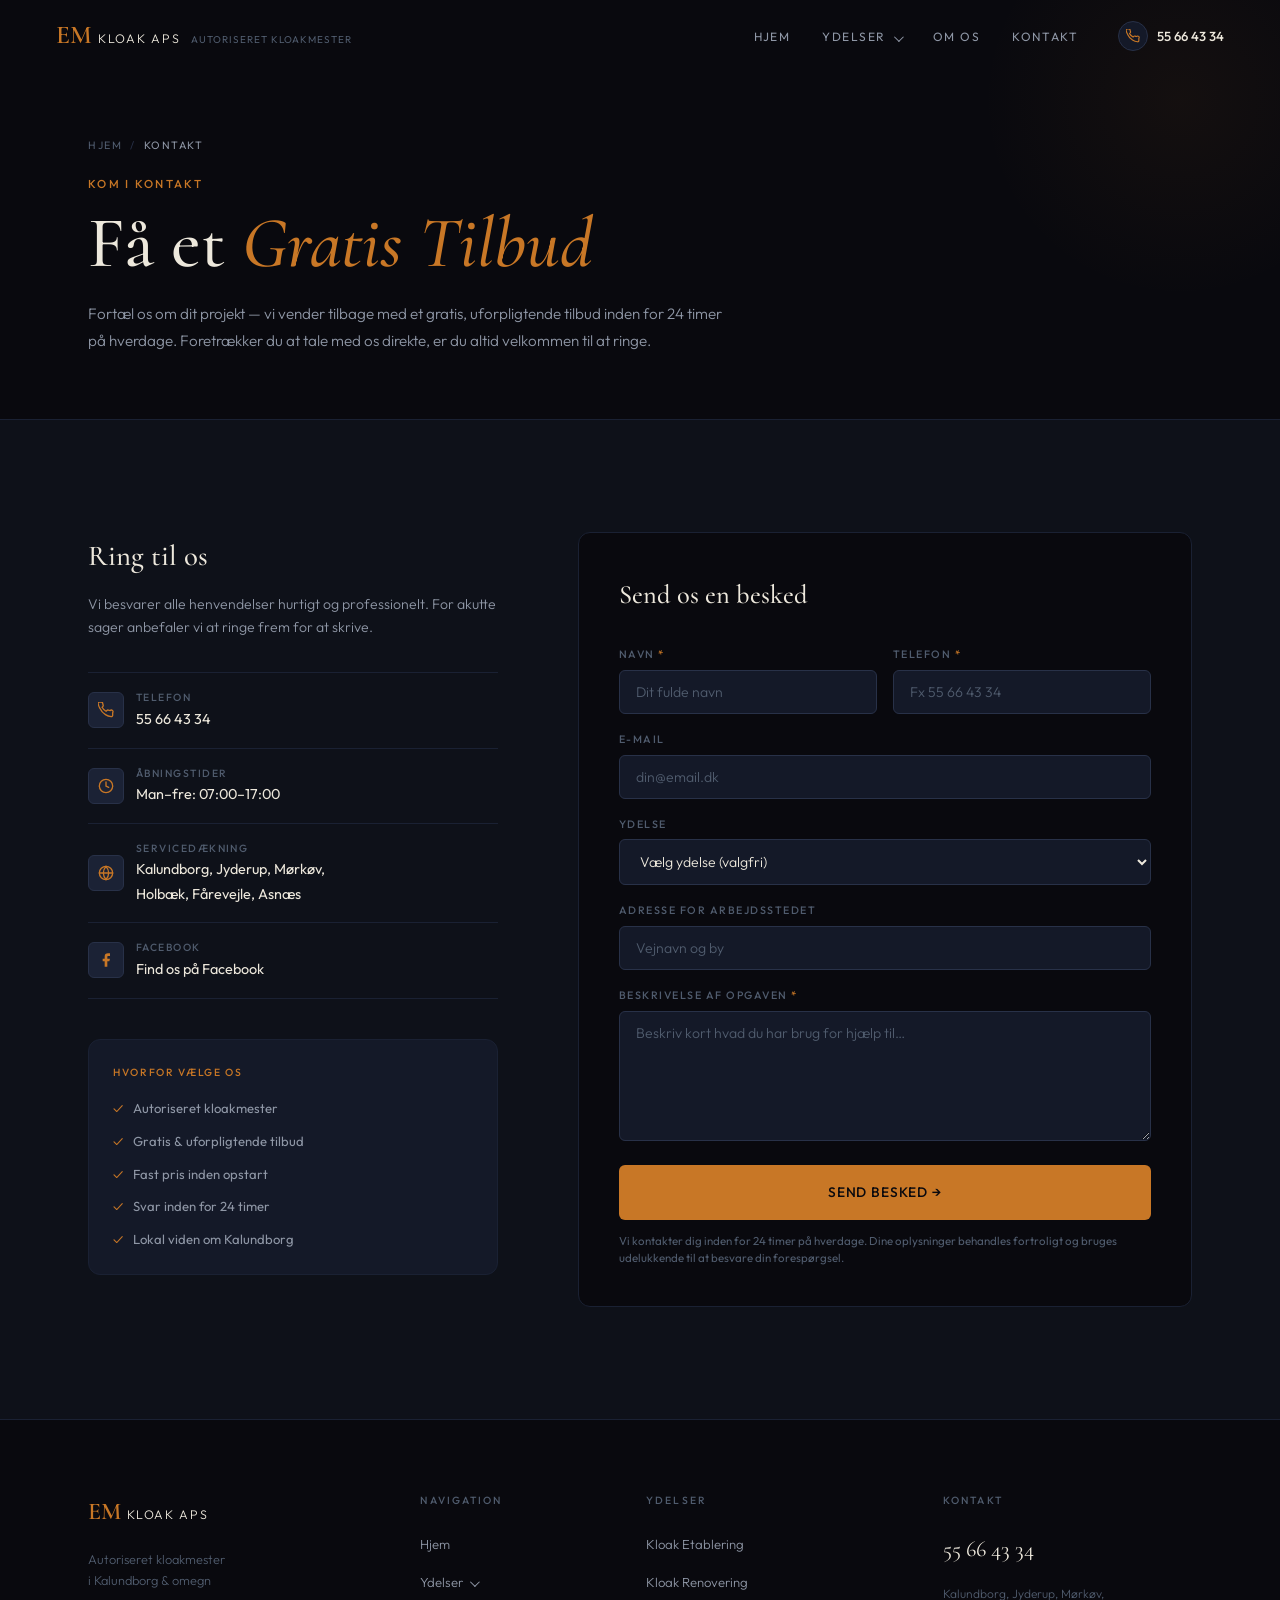
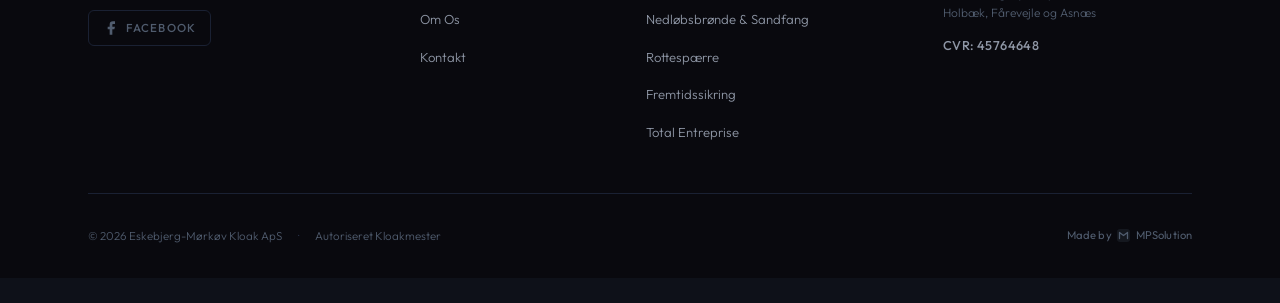
<file: kontakt.html>
<!DOCTYPE html>
<html lang="da">
<head>
  <meta charset="UTF-8">
  <meta name="viewport" content="width=device-width, initial-scale=1.0">
  <title>Kontakt — Eskebjerg-Mørkøv Kloak ApS | Gratis Tilbud</title>
  <meta name="description" content="Kontakt Eskebjerg-Mørkøv Kloak ApS for et gratis, uforpligtende tilbud. Ring 55 66 43 34 eller brug vores kontaktformular. Svarer inden for 24 timer.">
  <link rel="canonical" href="https://www.emkloak.dk/kontakt">
  <meta property="og:title" content="Kontakt — Gratis Tilbud på Kloakarbejde i Kalundborg">
  <meta property="og:description" content="Kontakt Eskebjerg-Mørkøv Kloak ApS for et gratis tilbud. Ring 55 66 43 34 eller brug vores kontaktformular. Svar inden for 24 timer.">
  <meta property="og:type" content="website">
  <meta property="og:url" content="https://www.emkloak.dk/kontakt">
  <link rel="stylesheet" href="assets/style.css">
  <link rel="preconnect" href="https://fonts.googleapis.com">
  <link rel="preconnect" href="https://fonts.gstatic.com" crossorigin>
  <link href="https://fonts.googleapis.com/css2?family=Cormorant:ital,wght@0,300;0,400;0,500;0,600;1,300;1,400;1,500;1,600&family=Outfit:wght@300;400;500;600&display=swap" rel="stylesheet">
</head>
<body>

<!-- NAV -->
<nav class="nav" id="nav">
  <a href="/" class="nav-brand">
    <span class="nav-brand-em">EM</span>
    <span class="nav-brand-rest">Kloak ApS</span>
    <span class="nav-brand-auth">Autoriseret Kloakmester</span>
  </a>
  <ul class="nav-links" role="list">
    <li><a href="/">Hjem</a></li>
    <li class="has-dropdown">
      <a href="/ydelser" class="nav-dropdown-trigger">Ydelser <span class="nav-chevron" aria-hidden="true"></span></a>
      <div class="nav-dropdown" aria-label="Ydelser undermenu">
        <a href="/kloak-etablering">Kloak Etablering</a>
        <a href="/kloak-renovering">Kloak Renovering</a>
        <a href="/nedloebsbroende-sandfang">Nedl&#248;bsbr&#248;nde &amp; Sandfang</a>
        <a href="/rottespaerre">Rottespærre</a>
        <a href="/fremtidssikring">Fremtidssikring</a>
        <a href="/total-entreprise">Total Entreprise</a>
      </div>
    </li>
    <li><a href="/om-os">Om Os</a></li>
    <li><a href="/kontakt" class="active">Kontakt</a></li>
  </ul>
  <a href="tel:55664334" class="nav-phone">
    <span class="nav-phone-ring" aria-hidden="true">
      <svg width="14" height="14" viewBox="0 0 24 24" fill="none" stroke="currentColor" stroke-width="2" stroke-linecap="round"><path d="M22 16.92v3a2 2 0 01-2.18 2 19.79 19.79 0 01-8.63-3.07A19.5 19.5 0 013.07 9.8 19.79 19.79 0 010 1.17 2 2 0 012 0h3a2 2 0 012 1.72c.127.96.361 1.903.7 2.81a2 2 0 01-.45 2.11L6.09 7.91a16 16 0 006 6l1.27-1.27a2 2 0 012.11-.45c.907.339 1.85.573 2.81.7A2 2 0 0122 16z"/></svg>
    </span>
    55 66 43 34
  </a>
  <button class="hamburger" id="hamburger" aria-label="Åbn menu" aria-expanded="false">
    <span></span><span></span><span></span>
  </button>
</nav>

<nav class="mob-nav" id="mob-nav" aria-hidden="true">
  <div class="mob-head">
    <span class="mob-head-title">Menu</span>
    <button class="mob-close" id="mob-close" type="button" aria-label="Luk menu"><span></span><span></span></button>
  </div>
  <a href="/">Hjem</a>
  <div class="mob-svc-group">
    <div class="mob-svc-head"><a href="/ydelser">Ydelser</a></div>
    <div class="mob-svc-sub">
      <a href="/kloak-etablering">Kloak Etablering</a>
      <a href="/kloak-renovering">Kloak Renovering</a>
      <a href="/nedloebsbroende-sandfang">Nedløbsbrønde &amp; Sandfang</a>
      <a href="/rottespaerre">Rottespærre</a>
      <a href="/fremtidssikring">Fremtidssikring</a>
      <a href="/total-entreprise">Total Entreprise</a>
    </div>
  </div>
  <a href="/om-os">Om Os</a>
  <a href="/kontakt">Kontakt</a>
  <div class="mob-footer">
    <a href="tel:55664334" class="mob-footer-phone">55 66 43 34</a>
    <a href="/kontakt" class="btn btn-accent mob-footer-cta">Få gratis tilbud &rarr;</a>
  </div>
</nav>
<div class="mob-overlay" id="mob-overlay"></div>

<!-- PAGE HERO -->
<section class="page-hero">
  <div class="container">
    <div class="page-hero-inner">
      <div class="page-hero-crumb">
        <a href="/">Hjem</a>
        <span aria-hidden="true">/</span>
        <span style="color:var(--text-1)">Kontakt</span>
      </div>
      <div class="eyebrow">Kom i kontakt</div>
      <h1 class="page-h1">Få et <em>Gratis Tilbud</em></h1>
      <p class="page-hero-sub">Fortæl os om dit projekt — vi vender tilbage med et gratis, uforpligtende tilbud inden for 24 timer på hverdage. Foretrækker du at tale med os direkte, er du altid velkommen til at ringe.</p>
    </div>
  </div>
</section>

<!-- CONTACT LAYOUT -->
<div class="container">
  <div class="contact-layout">

    <!-- LEFT: Contact info -->
    <aside class="contact-info fade-up">
      <h2 class="contact-info-h">Ring til os</h2>
      <p class="contact-info-sub">Vi besvarer alle henvendelser hurtigt og professionelt. For akutte sager anbefaler vi at ringe frem for at skrive.</p>

      <div class="contact-detail">
        <div class="contact-detail-icon" aria-hidden="true">
          <svg width="16" height="16" viewBox="0 0 24 24" fill="none" stroke="currentColor" stroke-width="2" stroke-linecap="round"><path d="M22 16.92v3a2 2 0 01-2.18 2 19.79 19.79 0 01-8.63-3.07A19.5 19.5 0 013.07 9.8 19.79 19.79 0 010 1.17 2 2 0 012 0h3a2 2 0 012 1.72c.127.96.361 1.903.7 2.81a2 2 0 01-.45 2.11L6.09 7.91a16 16 0 006 6l1.27-1.27a2 2 0 012.11-.45c.907.339 1.85.573 2.81.7A2 2 0 0122 16z"/></svg>
        </div>
        <div>
          <div class="contact-detail-label">Telefon</div>
          <div class="contact-detail-val"><a href="tel:55664334">55 66 43 34</a></div>
        </div>
      </div>

      <div class="contact-detail">
        <div class="contact-detail-icon" aria-hidden="true">
          <svg width="16" height="16" viewBox="0 0 24 24" fill="none" stroke="currentColor" stroke-width="2" stroke-linecap="round"><circle cx="12" cy="12" r="10"/><polyline points="12,6 12,12 16,14"/></svg>
        </div>
        <div>
          <div class="contact-detail-label">Åbningstider</div>
          <div class="contact-detail-val">Man–fre: 07:00–17:00</div>
        </div>
      </div>

      <div class="contact-detail">
        <div class="contact-detail-icon" aria-hidden="true">
          <svg width="16" height="16" viewBox="0 0 24 24" fill="none" stroke="currentColor" stroke-width="2" stroke-linecap="round"><circle cx="12" cy="12" r="10"/><line x1="2" y1="12" x2="22" y2="12"/><path d="M12 2a15.3 15.3 0 014 10 15.3 15.3 0 01-4 10 15.3 15.3 0 01-4-10 15.3 15.3 0 014-10z"/></svg>
        </div>
        <div>
          <div class="contact-detail-label">Servicedækning</div>
          <div class="contact-detail-val">Kalundborg, Jyderup, Mørkøv,<br>Holbæk, Fårevejle, Asnæs</div>
        </div>
      </div>

      <div class="contact-detail">
        <div class="contact-detail-icon" aria-hidden="true">
          <svg width="16" height="16" viewBox="0 0 24 24" fill="currentColor" aria-hidden="true"><path d="M18 2h-3a5 5 0 00-5 5v3H7v4h3v8h4v-8h3l1-4h-4V7a1 1 0 011-1h3z"/></svg>
        </div>
        <div>
          <div class="contact-detail-label">Facebook</div>
          <div class="contact-detail-val"><a href="https://www.facebook.com/groups/1786034168965561" target="_blank" rel="noopener noreferrer">Find os på Facebook</a></div>
        </div>
      </div>

      <!-- Trust signals -->
      <div style="margin-top:2.5rem; padding:1.5rem; background:var(--bg-2); border:1px solid var(--border); border-radius:var(--r-lg);">
        <div style="font-size:.65rem; font-weight:500; letter-spacing:.16em; text-transform:uppercase; color:var(--accent); margin-bottom:1rem;">Hvorfor vælge os</div>
        <div style="display:flex; flex-direction:column; gap:.65rem;">
          <div style="display:flex; align-items:center; gap:.6rem; font-size:.82rem; color:var(--text-1);">
            <span style="color:var(--accent); flex-shrink:0;">✓</span>
            Autoriseret kloakmester
          </div>
          <div style="display:flex; align-items:center; gap:.6rem; font-size:.82rem; color:var(--text-1);">
            <span style="color:var(--accent); flex-shrink:0;">✓</span>
            Gratis &amp; uforpligtende tilbud
          </div>
          <div style="display:flex; align-items:center; gap:.6rem; font-size:.82rem; color:var(--text-1);">
            <span style="color:var(--accent); flex-shrink:0;">✓</span>
            Fast pris inden opstart
          </div>
          <div style="display:flex; align-items:center; gap:.6rem; font-size:.82rem; color:var(--text-1);">
            <span style="color:var(--accent); flex-shrink:0;">✓</span>
            Svar inden for 24 timer
          </div>
          <div style="display:flex; align-items:center; gap:.6rem; font-size:.82rem; color:var(--text-1);">
            <span style="color:var(--accent); flex-shrink:0;">✓</span>
            Lokal viden om Kalundborg
          </div>
        </div>
      </div>
    </aside>

    <!-- RIGHT: Form -->
    <div class="contact-form-wrap fade-up" data-d="1">
      <h2 class="contact-form-h">Send os en besked</h2>
      <form id="contact-form" novalidate>
        <div class="form-row">
          <div class="form-group">
            <label for="name" class="form-label">Navn <span style="color:var(--accent)">*</span></label>
            <input type="text" id="name" name="name" class="form-input" placeholder="Dit fulde navn" autocomplete="name" required>
          </div>
          <div class="form-group">
            <label for="phone" class="form-label">Telefon <span style="color:var(--accent)">*</span></label>
            <input type="tel" id="phone" name="phone" class="form-input" placeholder="Fx 55 66 43 34" autocomplete="tel" required>
          </div>
        </div>
        <div class="form-group">
          <label for="email" class="form-label">E-mail</label>
          <input type="email" id="email" name="email" class="form-input" placeholder="din@email.dk" autocomplete="email">
        </div>
        <div class="form-group">
          <label for="service" class="form-label">Ydelse</label>
          <select id="service" name="service" class="form-select form-input">
            <option value="" disabled selected>Vælg ydelse (valgfri)</option>
            <option value="etablering">Kloak Etablering</option>
            <option value="renovering">Kloak Renovering</option>
            <option value="nedloeb">Nedløbsbrønde &amp; Sandfang</option>
            <option value="rottespaerre">Rottespærre</option>
            <option value="fremtidssikring">Fremtidssikring</option>
            <option value="entreprise">Total Entreprise</option>
            <option value="andet">Andet / ved ikke</option>
          </select>
        </div>
        <div class="form-group">
          <label for="address" class="form-label">Adresse for arbejdsstedet</label>
          <input type="text" id="address" name="address" class="form-input" placeholder="Vejnavn og by" autocomplete="street-address">
        </div>
        <div class="form-group">
          <label for="message" class="form-label">Beskrivelse af opgaven <span style="color:var(--accent)">*</span></label>
          <textarea id="message" name="message" class="form-textarea" placeholder="Beskriv kort hvad du har brug for hjælp til…" required></textarea>
        </div>
        <button type="submit" class="btn btn-accent form-submit">
          Send besked &rarr;
        </button>
        <p style="font-size:.72rem; color:var(--text-2); margin-top:.75rem; line-height:1.5;">
          Vi kontakter dig inden for 24 timer på hverdage. Dine oplysninger behandles fortroligt og bruges udelukkende til at besvare din forespørgsel.
        </p>
      </form>
    </div>

  </div>
</div>

<!-- FOOTER -->
<footer class="footer">
  <div class="container">
    <div class="footer-grid">
      <div class="footer-brand">
        <a href="/" class="footer-logo">
          <span class="footer-logo-em">EM</span>
          <span class="footer-logo-rest">Kloak ApS</span>
        </a>
        <p class="footer-tagline">Autoriseret kloakmester<br>i Kalundborg &amp; omegn</p>
        <a href="https://www.facebook.com/groups/1786034168965561" target="_blank" rel="noopener noreferrer" class="footer-fb" aria-label="Besøg os på Facebook">
          <svg width="16" height="16" viewBox="0 0 24 24" fill="currentColor" aria-hidden="true"><path d="M18 2h-3a5 5 0 00-5 5v3H7v4h3v8h4v-8h3l1-4h-4V7a1 1 0 011-1h3z"/></svg>
          Facebook
        </a>
      </div>
      <div class="footer-nav">
        <div class="footer-nav-h">Navigation</div>
        <ul role="list">
          <li><a href="/">Hjem</a></li>
          <li class="has-dropdown">
      <a href="/ydelser" class="nav-dropdown-trigger">Ydelser <span class="nav-chevron" aria-hidden="true"></span></a>
      <div class="nav-dropdown" aria-label="Ydelser undermenu">
        <a href="/kloak-etablering">Kloak Etablering</a>
        <a href="/kloak-renovering">Kloak Renovering</a>
        <a href="/nedloebsbroende-sandfang">Nedl&#248;bsbr&#248;nde &amp; Sandfang</a>
        <a href="/rottespaerre">Rottespærre</a>
        <a href="/fremtidssikring">Fremtidssikring</a>
        <a href="/total-entreprise">Total Entreprise</a>
      </div>
    </li>
          <li><a href="/om-os">Om Os</a></li>
          <li><a href="/kontakt">Kontakt</a></li>
        </ul>
      </div>
      <div class="footer-nav">
        <div class="footer-nav-h">Ydelser</div>
        <ul role="list">
          <li><a href="/kloak-etablering">Kloak Etablering</a></li>
          <li><a href="/kloak-renovering">Kloak Renovering</a></li>
          <li><a href="/nedloebsbroende-sandfang">Nedløbsbrønde &amp; Sandfang</a></li>
          <li><a href="/rottespaerre">Rottespærre</a></li>
          <li><a href="/fremtidssikring">Fremtidssikring</a></li>
          <li><a href="/total-entreprise">Total Entreprise</a></li>
        </ul>
      </div>
      <div class="footer-contact">
        <div class="footer-nav-h">Kontakt</div>
        <a href="tel:55664334" class="footer-contact-phone">55 66 43 34</a>
        <div class="footer-contact-area">Kalundborg, Jyderup, Mørkøv,<br>Holbæk, Fårevejle og Asnæs</div>
        <span class="footer-cvr">CVR: 45764648</span>
      </div>
    </div>
    <div class="footer-bottom">
      <span>&copy; 2026 Eskebjerg-Mørkøv Kloak ApS</span>
      <span class="footer-sep" aria-hidden="true">·</span>
      <span>Autoriseret Kloakmester</span>
      <a href="https://mpsolution.dk" target="_blank" rel="noopener noreferrer" class="footer-made-by">
        Made by
        <svg class="footer-made-by-icon" width="13" height="13" viewBox="0 0 13 13" fill="none" aria-hidden="true">
          <rect width="13" height="13" rx="3" fill="currentColor" opacity=".18"/>
          <path d="M2.5 9.5V3.5l4 3 4-3v6" stroke="currentColor" stroke-width="1.3" stroke-linecap="round" stroke-linejoin="round"/>
        </svg>
        MPSolution
      </a>
    </div>
  </div>
</footer>

<script src="assets/script.js"></script>
</body>
</html>
</file>
<file: assets/style.css>
/* ─────────────────────────────────────────────────────────────────────
   EM Kloak ApS — Design System
   Dark industrial theme · Cormorant (display) + Outfit (body)
   Accent: warm amber #C87726
────────────────────────────────────────────────────────────────────── */

@import url('https://fonts.googleapis.com/css2?family=Cormorant:ital,wght@0,300;0,400;0,500;0,600;1,300;1,400;1,500;1,600&family=Outfit:wght@300;400;500;600&display=swap');

*, *::before, *::after { box-sizing: border-box; margin: 0; padding: 0; }

/* ── TOKENS ─────────────────────────────────────────────────────────── */
:root {
  /* Backgrounds */
  --bg-0:       #09090E;
  --bg-1:       #0E1119;
  --bg-2:       #141928;
  --bg-3:       #1B2235;
  --bg-4:       #232E45;

  /* Accent: industrial amber */
  --accent:     #C87726;
  --accent-hi:  #E8963E;
  --accent-lo:  #8C5218;
  --accent-bg:  rgba(200,119,38,.08);

  /* Text */
  --text-0:     #EDE8DC;
  --text-1:     #8F97A6;
  --text-2:     #505C6E;

  /* Borders */
  --border:     #1A2133;
  --border-hi:  #283148;

  /* Typography */
  --f-display:  'Cormorant', Georgia, serif;
  --f-body:     'Outfit', system-ui, sans-serif;

  /* Layout */
  --nav-h:  72px;
  --w:      1200px;
  --sv:     clamp(4.5rem, 9vw, 7rem);
  --r:      6px;
  --r-lg:   12px;
}

/* ── RESET & BASE ────────────────────────────────────────────────────── */
::-webkit-scrollbar { width: 5px; }
::-webkit-scrollbar-track { background: var(--bg-0); }
::-webkit-scrollbar-thumb { background: var(--bg-4); border-radius: 3px; }
::-webkit-scrollbar-thumb:hover { background: var(--accent-lo); }

html { scroll-behavior: smooth; }

body {
  font-family: var(--f-body);
  background: var(--bg-1);
  color: var(--text-0);
  line-height: 1.7;
  overflow-x: hidden;
  -webkit-font-smoothing: antialiased;
  -moz-osx-font-smoothing: grayscale;
}

img { display: block; max-width: 100%; }
a { text-decoration: none; color: inherit; }
ul { list-style: none; }
button { border: none; background: none; cursor: pointer; font: inherit; color: inherit; }

/* ── LAYOUT ──────────────────────────────────────────────────────────── */
.container {
  max-width: var(--w);
  margin: 0 auto;
  padding: 0 clamp(1.25rem, 5vw, 3rem);
}

/* ── TYPOGRAPHY HELPERS ──────────────────────────────────────────────── */
.eyebrow {
  font-size: .72rem;
  font-weight: 500;
  letter-spacing: .2em;
  text-transform: uppercase;
  color: var(--accent);
  margin-bottom: .75rem;
}

.h2 {
  font-family: var(--f-display);
  font-size: clamp(2.4rem, 5vw, 3.6rem);
  font-weight: 500;
  line-height: 1.1;
  color: var(--text-0);
}
.h2 em { font-style: italic; color: var(--accent); }

/* ── BUTTONS ──────────────────────────────────────────────────────────── */
.btn {
  display: inline-flex;
  align-items: center;
  gap: .5rem;
  padding: .75rem 1.6rem;
  border-radius: var(--r);
  font-family: var(--f-body);
  font-size: .82rem;
  font-weight: 500;
  letter-spacing: .06em;
  text-transform: uppercase;
  transition: background .22s, color .22s, border-color .22s, transform .15s, box-shadow .22s;
  cursor: pointer;
  white-space: nowrap;
}
.btn:active { transform: scale(.97); }

.btn-lg { padding: .9rem 2rem; font-size: .84rem; }

.btn-accent {
  background: var(--accent);
  color: var(--bg-0);
}
.btn-accent:hover {
  background: var(--accent-hi);
  box-shadow: 0 6px 24px rgba(200,119,38,.35);
}

.btn-ghost {
  background: transparent;
  color: var(--text-0);
  border: 1px solid var(--border-hi);
}
.btn-ghost:hover {
  border-color: var(--text-1);
  color: var(--text-0);
}

.btn-ghost-accent {
  background: transparent;
  color: var(--accent);
  border: 1px solid var(--accent-lo);
}
.btn-ghost-accent:hover {
  border-color: var(--accent);
  background: var(--accent-bg);
}

.btn-outline {
  background: transparent;
  color: var(--text-1);
  border: 1px solid var(--border-hi);
}
.btn-outline:hover {
  color: var(--text-0);
  border-color: var(--text-2);
}

/* ── NAV ──────────────────────────────────────────────────────────────── */
.nav {
  position: fixed;
  top: 0; left: 0; right: 0;
  height: var(--nav-h);
  display: flex;
  align-items: center;
  padding: 0 clamp(1.25rem, 5vw, 3.5rem);
  z-index: 900;
  transition: background .45s, box-shadow .45s;
}
.nav.scrolled {
  background: rgba(9,9,14,.94);
  backdrop-filter: blur(20px);
  -webkit-backdrop-filter: blur(20px);
  box-shadow: 0 1px 0 var(--border);
}

.nav-brand {
  display: flex;
  align-items: baseline;
  gap: .4rem;
  flex: 1;
}
.nav-brand-em {
  font-family: var(--f-display);
  font-size: 1.6rem;
  font-weight: 600;
  color: var(--accent);
  letter-spacing: -.01em;
  line-height: 1;
}
.nav-brand-rest {
  font-size: .78rem;
  font-weight: 300;
  letter-spacing: .14em;
  text-transform: uppercase;
  color: var(--text-0);
}
.nav-brand-auth {
  font-size: .62rem;
  font-weight: 400;
  letter-spacing: .1em;
  text-transform: uppercase;
  color: var(--text-2);
  margin-left: .25rem;
}

.nav-links {
  display: flex;
  align-items: center;
  gap: 2rem;
  list-style: none;
}
.nav-links a {
  font-size: .75rem;
  font-weight: 400;
  letter-spacing: .12em;
  text-transform: uppercase;
  color: var(--text-1);
  position: relative;
  transition: color .2s;
}
.nav-links a::after {
  content: '';
  position: absolute;
  bottom: -4px; left: 0;
  width: 0; height: 1px;
  background: var(--accent);
  transition: width .3s ease;
}
.nav-links a:hover,
.nav-links a.active { color: var(--text-0); }
.nav-links a:hover::after,
.nav-links a.active::after { width: 100%; }

.nav-phone {
  display: flex;
  align-items: center;
  gap: .55rem;
  margin-left: 2.5rem;
  font-size: .82rem;
  font-weight: 500;
  color: var(--text-0);
  transition: color .2s;
}
.nav-phone:hover { color: var(--accent); }
.nav-phone-ring {
  width: 30px; height: 30px;
  border-radius: 50%;
  border: 1px solid var(--border-hi);
  background: var(--bg-2);
  display: flex; align-items: center; justify-content: center;
  color: var(--accent);
  flex-shrink: 0;
  transition: background .2s, border-color .2s;
}
.nav-phone:hover .nav-phone-ring {
  background: var(--accent);
  border-color: var(--accent);
  color: var(--bg-0);
}

.hamburger {
  display: none;
  flex-direction: column;
  gap: 5px;
  padding: 8px;
  margin-left: 1.5rem;
}
.hamburger span {
  display: block;
  width: 22px; height: 1.5px;
  background: var(--text-0);
  transition: all .3s ease;
  border-radius: 2px;
}
.hamburger.open span:nth-child(1) { transform: translateY(6.5px) rotate(45deg); }
.hamburger.open span:nth-child(2) { opacity: 0; transform: scaleX(0); }
.hamburger.open span:nth-child(3) { transform: translateY(-6.5px) rotate(-45deg); }

/* ── DESKTOP DROPDOWN ───────────────────────────────────────────────── */
.has-dropdown { position: relative; }
.nav-chevron {
  display: inline-block;
  width: 7px; height: 7px;
  border-right: 1.5px solid currentColor;
  border-bottom: 1.5px solid currentColor;
  transform: rotate(45deg) translateY(-2px);
  margin-left: 4px;
  transition: transform .2s ease;
  vertical-align: middle;
}
.has-dropdown:hover .nav-chevron,
.has-dropdown:focus-within .nav-chevron { transform: rotate(-135deg) translateY(2px); }

.nav-dropdown {
  position: absolute;
  top: 100%;
  left: 50%;
  transform: translateX(-50%) translateY(8px);
  min-width: 260px;
  display: flex;
  flex-direction: column;
  gap: 2px;
  padding: 10px;
  background: rgba(9,9,14,.97);
  backdrop-filter: blur(20px);
  -webkit-backdrop-filter: blur(20px);
  border: 1px solid var(--border-hi);
  border-radius: var(--r-lg);
  box-shadow: 0 20px 48px rgba(0,0,0,.5);
  opacity: 0;
  visibility: hidden;
  pointer-events: none;
  transition: opacity .18s ease, transform .18s ease, visibility .18s ease;
  z-index: 910;
  /* Bridge gap so hover doesn't break when moving from trigger to panel */
  padding-top: 14px;
}
.nav-dropdown::before {
  content: '';
  position: absolute;
  top: -14px; left: -20px; right: -20px;
  height: 14px;
}
.has-dropdown:hover .nav-dropdown,
.has-dropdown:focus-within .nav-dropdown {
  opacity: 1;
  visibility: visible;
  pointer-events: auto;
  transform: translateX(-50%) translateY(0);
}
.nav-dropdown a {
  display: block;
  padding: 9px 12px;
  border-radius: 7px;
  font-size: .76rem;
  font-weight: 400;
  letter-spacing: .08em;
  text-transform: uppercase;
  color: var(--text-1);
  transition: color .15s, background .15s;
}
.nav-dropdown a::before {
  content: '';
  display: inline-block;
  width: 5px; height: 5px;
  border-radius: 50%;
  background: rgba(200,119,38,.7);
  margin-right: 9px;
  vertical-align: middle;
  flex-shrink: 0;
}
.nav-dropdown a:hover {
  color: var(--text-0);
  background: rgba(255,255,255,.05);
}

/* ── MOBILE NAV (floating card — MH style) ──────────────────────────── */
.mob-nav {
  position: fixed;
  top: calc(var(--nav-h) + 10px);
  right: 12px;
  width: min(340px, calc(100vw - 24px));
  max-height: calc(100dvh - var(--nav-h) - 24px);
  overflow-y: auto;
  overscroll-behavior: contain;
  display: none;
  flex-direction: column;
  gap: 4px;
  padding: 14px;
  background: linear-gradient(180deg, rgba(255,255,255,.04), rgba(255,255,255,.01)), var(--bg-0);
  backdrop-filter: blur(24px);
  -webkit-backdrop-filter: blur(24px);
  border: 1px solid rgba(255,255,255,.11);
  border-radius: 20px;
  box-shadow: 0 24px 56px rgba(0,0,0,.55), inset 0 1px 0 rgba(255,255,255,.05);
  z-index: 800;
}
.mob-nav.open { display: flex; }

.mob-head {
  display: flex;
  align-items: center;
  justify-content: space-between;
  gap: 12px;
  padding: 0 4px 10px;
  margin-bottom: 2px;
  border-bottom: 1px solid rgba(255,255,255,.07);
}
.mob-head-title {
  font-size: .72rem;
  font-weight: 600;
  letter-spacing: .14em;
  text-transform: uppercase;
  color: var(--accent);
}
.mob-close {
  position: relative;
  width: 38px; height: 38px;
  border: 1px solid rgba(255,255,255,.1);
  border-radius: 50%;
  background: rgba(255,255,255,.04);
  color: var(--text-0);
  display: grid;
  place-items: center;
  cursor: pointer;
  flex-shrink: 0;
  transition: border-color .18s, background .18s;
}
.mob-close span {
  position: absolute;
  width: 16px; height: 1.5px;
  border-radius: 2px;
  background: currentColor;
}
.mob-close span:first-child { transform: rotate(45deg); }
.mob-close span:last-child  { transform: rotate(-45deg); }
.mob-close:hover {
  border-color: rgba(200,119,38,.44);
  background: rgba(200,119,38,.1);
}

.mob-nav > a {
  display: block;
  padding: 10px 12px;
  border: 1px solid transparent;
  border-radius: 13px;
  font-size: .78rem;
  font-weight: 400;
  letter-spacing: .1em;
  text-transform: uppercase;
  color: var(--text-1);
  background: rgba(255,255,255,.012);
  transition: color .18s, border-color .18s, background .18s;
}
.mob-nav > a:hover,
.mob-nav > a.active {
  color: var(--text-0);
  border-color: rgba(200,119,38,.22);
  background: linear-gradient(180deg, rgba(200,119,38,.13), rgba(200,119,38,.045));
}

/* Services group in mobile nav */
.mob-svc-group {
  padding: 8px;
  border: 1px solid rgba(255,255,255,.07);
  border-radius: 16px;
  background: linear-gradient(180deg, rgba(200,119,38,.055), rgba(255,255,255,.01));
}
.mob-svc-head > a {
  display: block;
  padding: 5px 6px 10px;
  font-size: .78rem;
  font-weight: 600;
  letter-spacing: .12em;
  text-transform: uppercase;
  color: var(--text-0);
}
.mob-svc-sub {
  display: flex;
  flex-direction: column;
  gap: 2px;
}
.mob-svc-sub a {
  display: flex;
  align-items: center;
  gap: 8px;
  padding: 8px 10px;
  border: 1px solid rgba(255,255,255,.045);
  border-radius: 12px;
  font-size: .75rem;
  font-weight: 400;
  letter-spacing: .04em;
  text-transform: none;
  color: rgba(255,255,255,.65);
  background: rgba(9,9,14,.22);
  transition: color .18s, background .18s, border-color .18s;
}
.mob-svc-sub a::before {
  content: '';
  flex-shrink: 0;
  width: 6px; height: 6px;
  border-radius: 50%;
  background: rgba(200,119,38,.8);
  box-shadow: 0 0 10px rgba(200,119,38,.3);
}
.mob-svc-sub a:hover {
  color: var(--text-0);
  background: rgba(200,119,38,.1);
  border-color: rgba(200,119,38,.25);
}

/* Mobile footer (phone + CTA) */
.mob-footer {
  display: flex;
  flex-direction: column;
  gap: 8px;
  padding-top: 8px;
  margin-top: 4px;
  border-top: 1px solid rgba(255,255,255,.07);
}
.mob-footer-phone {
  display: flex !important;
  align-items: center;
  justify-content: center;
  padding: 11px 12px !important;
  border: 1px solid rgba(255,255,255,.1) !important;
  border-radius: 13px !important;
  font-size: 1rem !important;
  font-weight: 500 !important;
  letter-spacing: .04em !important;
  text-transform: none !important;
  color: var(--text-0) !important;
  background: rgba(255,255,255,.025) !important;
  transition: border-color .18s, background .18s !important;
}
.mob-footer-phone:hover {
  border-color: rgba(200,119,38,.4) !important;
  background: rgba(200,119,38,.08) !important;
  color: var(--accent) !important;
}
.mob-footer-cta {
  display: block;
  text-align: center;
  padding: 12px !important;
  border-radius: 13px !important;
  color: var(--bg-0) !important;
}

.mob-overlay {
  position: fixed;
  inset: 0;
  background: rgba(0,0,0,.4);
  z-index: 799;
  opacity: 0;
  pointer-events: none;
  transition: opacity .25s;
}
.mob-overlay.visible {
  opacity: 1;
  pointer-events: auto;
}

/* ── HERO ─────────────────────────────────────────────────────────────── */
.hero {
  position: relative;
  min-height: 100vh;
  display: flex;
  align-items: center;
  overflow: hidden;
}
.hero-bg {
  position: absolute;
  inset: 0;
  background-size: cover;
  background-position: center 40%;
  transform: scale(1.05);
  transition: transform 12s ease;
  will-change: transform;
}
.hero.loaded .hero-bg { transform: scale(1); }

.hero-gradient {
  position: absolute;
  inset: 0;
  background:
    linear-gradient(105deg, rgba(9,9,14,.92) 0%, rgba(9,9,14,.65) 55%, rgba(9,9,14,.35) 100%),
    linear-gradient(0deg, rgba(9,9,14,.7) 0%, transparent 40%);
}
.hero-noise {
  position: absolute;
  inset: 0;
  background-image: url("data:image/svg+xml,%3Csvg viewBox='0 0 256 256' xmlns='http://www.w3.org/2000/svg'%3E%3Cfilter id='n'%3E%3CfeTurbulence type='fractalNoise' baseFrequency='.9' numOctaves='4' stitchTiles='stitch'/%3E%3C/filter%3E%3Crect width='100%25' height='100%25' filter='url(%23n)' opacity='.035'/%3E%3C/svg%3E");
  background-size: 200px;
  opacity: .4;
  pointer-events: none;
}

.hero-body {
  position: relative;
  z-index: 2;
  padding-top: calc(var(--nav-h) + 4rem);
  padding-bottom: 6rem;
}
.hero-content { max-width: 680px; }

.hero-eyebrow {
  font-size: .72rem;
  font-weight: 500;
  letter-spacing: .22em;
  text-transform: uppercase;
  color: var(--accent);
  margin-bottom: 1.5rem;
  display: flex;
  align-items: center;
  gap: .75rem;
}
.hero-eyebrow::before {
  content: '';
  display: block;
  width: 28px; height: 1px;
  background: var(--accent);
  flex-shrink: 0;
}

.hero-h1 {
  font-family: var(--f-display);
  font-size: clamp(3.5rem, 8vw, 6.5rem);
  font-weight: 500;
  line-height: 1.0;
  color: var(--text-0);
  margin-bottom: 1.75rem;
  letter-spacing: -.02em;
}
.hero-h1 em {
  font-style: italic;
  color: var(--accent);
  display: block;
}

.hero-sub {
  font-size: clamp(.9rem, 1.5vw, 1.05rem);
  font-weight: 300;
  color: var(--text-1);
  line-height: 1.7;
  max-width: 520px;
  margin-bottom: 2.5rem;
}

.hero-btns {
  display: flex;
  flex-wrap: wrap;
  gap: 1rem;
  margin-bottom: 2.25rem;
}

.hero-trust {
  display: flex;
  flex-wrap: wrap;
  gap: .6rem 1rem;
  font-size: .72rem;
  font-weight: 400;
  letter-spacing: .06em;
  color: var(--text-1);
  align-items: center;
}
.hero-trust .dot {
  color: var(--accent-lo);
  font-size: .9rem;
}

.hero-scroll {
  position: absolute;
  bottom: 2.5rem;
  left: 50%;
  transform: translateX(-50%);
  display: flex;
  flex-direction: column;
  align-items: center;
  gap: .5rem;
  z-index: 2;
  animation: hero-scroll-bounce 2.4s ease-in-out infinite;
}
.hero-scroll-line {
  width: 1px; height: 50px;
  background: linear-gradient(to bottom, var(--text-2), transparent);
}
.hero-scroll span {
  font-size: .6rem;
  letter-spacing: .2em;
  text-transform: uppercase;
  color: var(--text-2);
}
@keyframes hero-scroll-bounce {
  0%, 100% { transform: translateX(-50%) translateY(0); }
  50% { transform: translateX(-50%) translateY(6px); }
}

/* ── STATS BAND ──────────────────────────────────────────────────────── */
.stats {
  padding: 3.5rem 0;
  background: var(--bg-0);
  border-top: 1px solid var(--border);
  border-bottom: 1px solid var(--border);
}
.stats-grid {
  display: grid;
  grid-template-columns: repeat(4, 1fr);
  gap: 0;
}
.stat-item {
  padding: 2rem clamp(1rem, 3vw, 2.5rem);
  text-align: center;
  border-right: 1px solid var(--border);
}
.stat-item:last-child { border-right: none; }

.stat-num {
  font-family: var(--f-display);
  font-size: clamp(2.6rem, 5vw, 3.6rem);
  font-weight: 500;
  color: var(--text-0);
  line-height: 1;
  margin-bottom: .5rem;
}
.stat-sup {
  font-size: .5em;
  vertical-align: super;
  color: var(--accent);
}
.stat-lbl {
  font-size: .72rem;
  font-weight: 400;
  letter-spacing: .08em;
  text-transform: uppercase;
  color: var(--text-2);
  line-height: 1.4;
}

/* ── SERVICES ─────────────────────────────────────────────────────────── */
.services {
  padding: var(--sv) 0;
}
.section-head {
  text-align: center;
  max-width: 560px;
  margin: 0 auto 4rem;
}
.section-sub {
  font-size: .95rem;
  font-weight: 300;
  color: var(--text-1);
  line-height: 1.7;
  margin-top: 1rem;
}

.svc-grid {
  display: grid;
  grid-template-columns: repeat(3, 1fr);
  gap: 1.5px;
  background: var(--border);
  border: 1.5px solid var(--border);
  border-radius: var(--r-lg);
  overflow: hidden;
}

.svc-card {
  background: var(--bg-1);
  display: flex;
  flex-direction: column;
  transition: background .25s;
  text-decoration: none;
  color: inherit;
}
.svc-card:hover { background: var(--bg-2); }

.svc-img-wrap {
  position: relative;
  overflow: hidden;
  aspect-ratio: 16/9;
}
.svc-img-wrap img {
  width: 100%; height: 100%;
  object-fit: cover;
  transition: transform .6s ease;
  filter: brightness(.8) saturate(.7);
}
.svc-card:hover .svc-img-wrap img {
  transform: scale(1.04);
  filter: brightness(.9) saturate(.85);
}

.svc-badge {
  position: absolute;
  top: 1rem; right: 1rem;
  font-family: var(--f-display);
  font-size: 2.4rem;
  font-weight: 300;
  color: rgba(255,255,255,.2);
  line-height: 1;
  pointer-events: none;
  user-select: none;
}

.svc-body {
  padding: 1.5rem;
  display: flex;
  flex-direction: column;
  gap: .6rem;
  flex: 1;
}
.svc-tag {
  font-size: .65rem;
  font-weight: 500;
  letter-spacing: .18em;
  text-transform: uppercase;
  color: var(--accent);
}
.svc-name {
  font-family: var(--f-display);
  font-size: 1.45rem;
  font-weight: 500;
  color: var(--text-0);
  line-height: 1.2;
}
.svc-desc {
  font-size: .82rem;
  font-weight: 300;
  color: var(--text-1);
  line-height: 1.6;
}
.svc-bullets {
  font-size: .75rem;
  color: var(--text-2);
  display: flex;
  flex-direction: column;
  gap: .25rem;
  padding-top: .25rem;
  border-top: 1px solid var(--border);
  margin-top: auto;
}
.svc-bullets li::before {
  content: '— ';
  color: var(--accent-lo);
}
.svc-link {
  font-size: .72rem;
  font-weight: 500;
  letter-spacing: .1em;
  text-transform: uppercase;
  color: var(--accent);
  margin-top: auto;
  padding-top: .75rem;
  transition: gap .2s;
  display: inline-block;
}
.svc-card:hover .svc-link { text-decoration: underline; }

.services-cta {
  text-align: center;
  margin-top: 3rem;
}

/* ── WHY / ABOUT ──────────────────────────────────────────────────────── */
.why {
  padding: var(--sv) 0;
  background: var(--bg-0);
  border-top: 1px solid var(--border);
  border-bottom: 1px solid var(--border);
}
.why-layout {
  display: grid;
  grid-template-columns: 1fr 1.2fr;
  gap: 5rem;
  align-items: start;
}
.why-left { position: sticky; top: calc(var(--nav-h) + 2rem); }
.why-sub {
  font-size: .95rem;
  font-weight: 300;
  color: var(--text-1);
  line-height: 1.75;
  margin-top: 1.25rem;
}
.why-right {
  display: flex;
  flex-direction: column;
  gap: 0;
}
.why-feat {
  display: flex;
  gap: 1.25rem;
  align-items: flex-start;
  padding: 1.75rem 0;
  border-bottom: 1px solid var(--border);
}
.why-feat:first-child { padding-top: 0; }
.why-feat:last-child { border-bottom: none; padding-bottom: 0; }
.why-feat-icon {
  width: 40px; height: 40px;
  border-radius: var(--r);
  background: var(--bg-3);
  border: 1px solid var(--border-hi);
  display: flex; align-items: center; justify-content: center;
  color: var(--accent);
  flex-shrink: 0;
  margin-top: .1rem;
}
.why-feat-title {
  font-size: 1rem;
  font-weight: 500;
  color: var(--text-0);
  margin-bottom: .35rem;
}
.why-feat-desc {
  font-size: .83rem;
  font-weight: 300;
  color: var(--text-1);
  line-height: 1.65;
}

/* ── SERVICE AREA ─────────────────────────────────────────────────────── */
.area {
  padding: var(--sv) 0;
}
.area-inner {
  display: grid;
  grid-template-columns: 1fr 1fr;
  gap: 5rem;
  align-items: center;
}
.area-sub {
  font-size: .92rem;
  font-weight: 300;
  color: var(--text-1);
  line-height: 1.75;
  margin-top: 1.25rem;
}
.area-places {
  display: grid;
  grid-template-columns: 1fr 1fr;
  gap: .5rem;
}
.area-place {
  display: flex;
  align-items: center;
  gap: .75rem;
  padding: 1rem 1.25rem;
  background: var(--bg-2);
  border: 1px solid var(--border);
  border-radius: var(--r);
  font-size: .88rem;
  font-weight: 400;
  color: var(--text-0);
  transition: border-color .2s, background .2s;
}
.area-place:hover {
  border-color: var(--accent-lo);
  background: var(--bg-3);
}
.area-dot {
  width: 6px; height: 6px;
  border-radius: 50%;
  background: var(--accent);
  flex-shrink: 0;
}
.area-dot--muted { background: var(--text-2); }
.area-place-more { color: var(--text-2); font-style: italic; }

/* ── CTA BAND ──────────────────────────────────────────────────────────── */
.cta-band {
  padding: 5rem 0;
  background: var(--bg-0);
  border-top: 1px solid var(--border);
}
.cta-inner {
  display: flex;
  justify-content: space-between;
  align-items: center;
  gap: 3rem;
  flex-wrap: wrap;
}
.cta-h2 {
  font-family: var(--f-display);
  font-size: clamp(1.8rem, 3.5vw, 2.6rem);
  font-weight: 500;
  color: var(--text-0);
  margin-bottom: .5rem;
}
.cta-sub {
  font-size: .88rem;
  font-weight: 300;
  color: var(--text-1);
  max-width: 480px;
}
.cta-btns {
  display: flex;
  gap: 1rem;
  flex-wrap: wrap;
  flex-shrink: 0;
}
.cta-phone {
  font-size: 1rem !important;
  letter-spacing: .04em !important;
  text-transform: none !important;
}

/* ── FOOTER ───────────────────────────────────────────────────────────── */
.footer {
  background: var(--bg-0);
  border-top: 1px solid var(--border);
  padding: 4.5rem 0 2rem;
}
.footer-grid {
  display: grid;
  grid-template-columns: 1.6fr 1fr 1.4fr 1.4fr;
  gap: 3rem;
  padding-bottom: 3rem;
  border-bottom: 1px solid var(--border);
  margin-bottom: 2rem;
}
.footer-logo {
  display: flex;
  align-items: baseline;
  gap: .35rem;
  margin-bottom: 1rem;
}
.footer-logo-em {
  font-family: var(--f-display);
  font-size: 1.5rem;
  font-weight: 600;
  color: var(--accent);
}
.footer-logo-rest {
  font-size: .78rem;
  font-weight: 300;
  letter-spacing: .13em;
  text-transform: uppercase;
  color: var(--text-0);
}
.footer-tagline {
  font-size: .8rem;
  font-weight: 300;
  color: var(--text-2);
  line-height: 1.6;
  margin-bottom: 1.25rem;
}
.footer-fb {
  display: inline-flex;
  align-items: center;
  gap: .45rem;
  font-size: .72rem;
  font-weight: 500;
  letter-spacing: .1em;
  text-transform: uppercase;
  color: var(--text-2);
  border: 1px solid var(--border);
  border-radius: var(--r);
  padding: .45rem .85rem;
  transition: color .2s, border-color .2s;
}
.footer-fb:hover {
  color: var(--text-0);
  border-color: var(--border-hi);
}
.footer-nav-h {
  font-size: .65rem;
  font-weight: 500;
  letter-spacing: .2em;
  text-transform: uppercase;
  color: var(--text-2);
  margin-bottom: 1.25rem;
}
.footer-nav ul {
  display: flex;
  flex-direction: column;
  gap: .65rem;
}
.footer-nav a {
  font-size: .82rem;
  font-weight: 300;
  color: var(--text-1);
  transition: color .2s;
}
.footer-nav a:hover { color: var(--text-0); }
.footer-contact-phone {
  display: block;
  font-size: 1.4rem;
  font-family: var(--f-display);
  font-weight: 400;
  color: var(--text-0);
  margin-bottom: 1rem;
  transition: color .2s;
}
.footer-contact-phone:hover { color: var(--accent); }
.footer-contact-area {
  font-size: .75rem;
  font-weight: 300;
  color: var(--text-2);
  line-height: 1.6;
}
.footer-bottom {
  display: flex;
  align-items: center;
  gap: 1rem;
  font-size: .72rem;
  font-weight: 300;
  color: var(--text-2);
}
.footer-sep { color: var(--border-hi); }
.footer-made-by {
  margin-left: auto;
  display: inline-flex;
  align-items: center;
  gap: .35rem;
  color: var(--text-2);
  text-decoration: none;
  font-size: .7rem;
  font-weight: 400;
  letter-spacing: .01em;
  transition: color .2s;
}
.footer-made-by:hover { color: var(--accent); }
.footer-made-by-icon { flex-shrink: 0; transition: transform .2s; }
.footer-made-by:hover .footer-made-by-icon { transform: scale(1.15); }
.footer-cvr {
  display: inline-block;
  margin-top: .75rem;
  font-size: .8rem;
  font-weight: 500;
  color: var(--text-1);
  letter-spacing: .03em;
}

/* ── PAGE HERO (inner pages) ──────────────────────────────────────────── */
.page-hero {
  padding: calc(var(--nav-h) + 4rem) 0 4rem;
  background: var(--bg-0);
  border-bottom: 1px solid var(--border);
  position: relative;
  overflow: hidden;
}
.page-hero::after {
  content: '';
  position: absolute;
  top: -100px; right: -100px;
  width: 400px; height: 400px;
  background: radial-gradient(circle, rgba(200,119,38,.06) 0%, transparent 70%);
  pointer-events: none;
}
.page-hero-inner { max-width: 640px; }
.page-hero-crumb {
  font-size: .67rem;
  font-weight: 400;
  letter-spacing: .14em;
  text-transform: uppercase;
  color: var(--text-2);
  margin-bottom: 1.25rem;
  display: flex;
  align-items: center;
  gap: .5rem;
}
.page-hero-crumb a { color: var(--text-2); transition: color .2s; }
.page-hero-crumb a:hover { color: var(--accent); }
.page-hero-crumb span { color: var(--border-hi); }
.page-h1 {
  font-family: var(--f-display);
  font-size: clamp(2.8rem, 6vw, 4.5rem);
  font-weight: 500;
  line-height: 1.05;
  color: var(--text-0);
  margin-bottom: 1.25rem;
}
.page-h1 em { font-style: italic; color: var(--accent); }
.page-hero-sub {
  font-size: .95rem;
  font-weight: 300;
  color: var(--text-1);
  line-height: 1.75;
}

/* ── INNER SERVICE SECTION ────────────────────────────────────────────── */
.svc-section {
  padding: var(--sv) 0;
  border-bottom: 1px solid var(--border);
}
.svc-section:nth-child(even) { background: var(--bg-0); }
.svc-section-inner {
  display: grid;
  grid-template-columns: 1fr 1fr;
  gap: 4.5rem;
  align-items: center;
}
.svc-section-inner.rev { direction: rtl; }
.svc-section-inner.rev > * { direction: ltr; }

.svc-section-img {
  position: relative;
  border-radius: var(--r-lg);
  overflow: hidden;
  aspect-ratio: 4/3;
}
.svc-section-img img {
  width: 100%; height: 100%;
  object-fit: cover;
  filter: brightness(.85) saturate(.75);
  transition: transform .6s ease, filter .4s;
}
.svc-section-img:hover img {
  transform: scale(1.03);
  filter: brightness(.9) saturate(.9);
}
.svc-section-img-num {
  position: absolute;
  bottom: 1.25rem; right: 1.25rem;
  font-family: var(--f-display);
  font-size: 4rem;
  font-weight: 300;
  color: rgba(255,255,255,.15);
  line-height: 1;
}

.svc-section-text .eyebrow { margin-bottom: .5rem; }
.svc-h2 {
  font-family: var(--f-display);
  font-size: clamp(2rem, 4vw, 2.8rem);
  font-weight: 500;
  color: var(--text-0);
  line-height: 1.1;
  margin-bottom: 1rem;
}
.svc-h2 em { font-style: italic; color: var(--accent); }
.svc-body-text {
  font-size: .9rem;
  font-weight: 300;
  color: var(--text-1);
  line-height: 1.75;
  margin-bottom: 1.5rem;
}
.svc-feats {
  display: flex;
  flex-direction: column;
  gap: .5rem;
  margin-bottom: 2rem;
}
.svc-feat {
  display: flex;
  align-items: flex-start;
  gap: .6rem;
  font-size: .82rem;
  font-weight: 400;
  color: var(--text-0);
}
.svc-feat::before {
  content: '✓';
  color: var(--accent);
  flex-shrink: 0;
  margin-top: .05rem;
}

/* ── CONTACT PAGE ──────────────────────────────────────────────────────── */
.contact-layout {
  padding: var(--sv) 0;
  display: grid;
  grid-template-columns: 1fr 1.5fr;
  gap: 5rem;
  align-items: start;
}
.contact-info { position: sticky; top: calc(var(--nav-h) + 2rem); }
.contact-info-h {
  font-family: var(--f-display);
  font-size: 1.8rem;
  font-weight: 500;
  color: var(--text-0);
  margin-bottom: .75rem;
}
.contact-info-sub {
  font-size: .88rem;
  font-weight: 300;
  color: var(--text-1);
  line-height: 1.7;
  margin-bottom: 2rem;
}
.contact-detail {
  display: flex;
  align-items: center;
  gap: .75rem;
  padding: 1rem 0;
  border-bottom: 1px solid var(--border);
}
.contact-detail:first-of-type { border-top: 1px solid var(--border); }
.contact-detail-icon {
  width: 36px; height: 36px;
  background: var(--bg-3);
  border: 1px solid var(--border-hi);
  border-radius: var(--r);
  display: flex; align-items: center; justify-content: center;
  color: var(--accent);
  flex-shrink: 0;
}
.contact-detail-label {
  font-size: .65rem;
  font-weight: 500;
  letter-spacing: .14em;
  text-transform: uppercase;
  color: var(--text-2);
}
.contact-detail-val {
  font-size: .9rem;
  font-weight: 400;
  color: var(--text-0);
}
.contact-detail-val a { transition: color .2s; }
.contact-detail-val a:hover { color: var(--accent); }

/* Contact form */
.contact-form-wrap {
  background: var(--bg-0);
  border: 1px solid var(--border);
  border-radius: var(--r-lg);
  padding: 2.5rem;
}
.contact-form-h {
  font-family: var(--f-display);
  font-size: 1.65rem;
  font-weight: 500;
  color: var(--text-0);
  margin-bottom: 1.75rem;
}

.form-row {
  display: grid;
  grid-template-columns: 1fr 1fr;
  gap: 1rem;
}
.form-group {
  display: flex;
  flex-direction: column;
  gap: .4rem;
  margin-bottom: 1rem;
}
.form-group.full { grid-column: 1 / -1; }
.form-label {
  font-size: .67rem;
  font-weight: 500;
  letter-spacing: .14em;
  text-transform: uppercase;
  color: var(--text-2);
}
.form-input,
.form-textarea,
.form-select {
  background: var(--bg-2);
  border: 1px solid var(--border-hi);
  border-radius: var(--r);
  padding: .75rem 1rem;
  font-family: var(--f-body);
  font-size: .88rem;
  font-weight: 300;
  color: var(--text-0);
  outline: none;
  transition: border-color .2s, background .2s;
  width: 100%;
}
.form-input::placeholder,
.form-textarea::placeholder { color: var(--text-2); }
.form-input:focus,
.form-textarea:focus,
.form-select:focus {
  border-color: var(--accent);
  background: var(--bg-3);
}
.form-textarea {
  resize: vertical;
  min-height: 130px;
}
.form-select option { background: var(--bg-2); }

.form-submit {
  width: 100%;
  justify-content: center;
  padding: 1rem 2rem;
  font-size: .86rem;
  margin-top: .5rem;
}

/* ── ABOUT PAGE ────────────────────────────────────────────────────────── */
.about-intro {
  padding: var(--sv) 0;
  display: grid;
  grid-template-columns: 1fr 1fr;
  gap: 5rem;
  align-items: center;
}
.about-intro-text p {
  font-size: .9rem;
  font-weight: 300;
  color: var(--text-1);
  line-height: 1.8;
  margin-bottom: 1rem;
}
.about-intro-img {
  border-radius: var(--r-lg);
  overflow: hidden;
  aspect-ratio: 4/3;
}
.about-intro-img img {
  width: 100%; height: 100%;
  object-fit: cover;
  filter: brightness(.85) saturate(.7);
}
.about-values {
  padding: var(--sv) 0;
  background: var(--bg-0);
  border-top: 1px solid var(--border);
  border-bottom: 1px solid var(--border);
}
.about-values-grid {
  display: grid;
  grid-template-columns: repeat(3, 1fr);
  gap: 1.5px;
  background: var(--border);
  border: 1.5px solid var(--border);
  border-radius: var(--r-lg);
  overflow: hidden;
  margin-top: 3rem;
}
.about-value {
  background: var(--bg-0);
  padding: 2.5rem 2rem;
}
.about-value-icon {
  width: 44px; height: 44px;
  border-radius: var(--r);
  background: var(--bg-3);
  border: 1px solid var(--border-hi);
  display: flex; align-items: center; justify-content: center;
  color: var(--accent);
  margin-bottom: 1.25rem;
}
.about-value-h {
  font-family: var(--f-display);
  font-size: 1.2rem;
  font-weight: 500;
  color: var(--text-0);
  margin-bottom: .5rem;
}
.about-value-p {
  font-size: .82rem;
  font-weight: 300;
  color: var(--text-1);
  line-height: 1.65;
}

/* ── ANIMATIONS ────────────────────────────────────────────────────────── */
.fade-up {
  opacity: 0;
  transform: translateY(28px);
  transition: opacity .65s ease, transform .65s ease;
}
.fade-up.visible {
  opacity: 1;
  transform: translateY(0);
}
.fade-up[data-d="1"] { transition-delay: .1s; }
.fade-up[data-d="2"] { transition-delay: .2s; }
.fade-up[data-d="3"] { transition-delay: .3s; }

/* ── RESPONSIVE ────────────────────────────────────────────────────────── */
@media (max-width: 1024px) {
  .stats-grid { grid-template-columns: repeat(2, 1fr); }
  .stat-item:nth-child(2) { border-right: none; }
  .stat-item:nth-child(3) { border-right: 1px solid var(--border); border-top: 1px solid var(--border); }
  .stat-item:nth-child(4) { border-right: none; border-top: 1px solid var(--border); }

  .svc-grid { grid-template-columns: repeat(2, 1fr); }

  .why-layout { grid-template-columns: 1fr; gap: 3rem; }
  .why-left { position: static; }

  .area-inner { grid-template-columns: 1fr; gap: 3rem; }

  .footer-grid { grid-template-columns: 1fr 1fr; gap: 2rem; }

  .about-intro { grid-template-columns: 1fr; gap: 3rem; }
  .about-values-grid { grid-template-columns: 1fr; }
  .contact-layout { grid-template-columns: 1fr; gap: 3rem; }
  .contact-info { position: static; }
}

@media (max-width: 768px) {
  .nav-links { display: none; }
  .nav-phone { display: none; }
  .hamburger { display: flex; }
  .nav-brand-auth { display: none; }

  .hero-h1 { font-size: clamp(3rem, 11vw, 4.5rem); }
  .hero-btns { flex-direction: column; }
  .hero-btns .btn { width: 100%; justify-content: center; }

  .svc-grid { grid-template-columns: 1fr; }

  .svc-section-inner { grid-template-columns: 1fr; gap: 2.5rem; }
  .svc-section-inner.rev { direction: ltr; }

  .cta-inner { flex-direction: column; align-items: flex-start; gap: 2rem; }

  .footer-grid { grid-template-columns: 1fr; }

  .form-row { grid-template-columns: 1fr; }

  .area-places { grid-template-columns: 1fr; }
}

@media (max-width: 480px) {
  .stats-grid { grid-template-columns: 1fr; }
  .stat-item { border-right: none; border-bottom: 1px solid var(--border); }
  .stat-item:last-child { border-bottom: none; }
}

/* ── FAQ SECTION ──────────────────────────────────────────────────────── */
.faq {
  padding: var(--sv) 0;
  background: var(--bg-0);
  border-top: 1px solid var(--border);
}
.faq-grid {
  display: grid;
  grid-template-columns: 1fr 1fr;
  gap: 1.25rem;
  margin-top: 3rem;
}
.faq-item {
  background: var(--bg-2);
  border: 1px solid var(--border);
  border-radius: var(--r-lg);
  padding: 1.75rem 2rem;
  transition: border-color .2s;
}
.faq-item:hover { border-color: var(--border-hi); }
.faq-q {
  font-family: var(--f-display);
  font-size: 1.15rem;
  font-weight: 500;
  color: var(--text-0);
  line-height: 1.25;
  margin-bottom: .85rem;
}
.faq-a {
  font-size: .85rem;
  font-weight: 300;
  color: var(--text-1);
  line-height: 1.75;
}

/* ── RELATED SERVICES ─────────────────────────────────────────────────── */
.related {
  padding: var(--sv) 0;
  border-top: 1px solid var(--border);
}
.related-grid {
  display: grid;
  grid-template-columns: repeat(3, 1fr);
  gap: 1.25rem;
  margin-top: 3rem;
}
.related-card {
  background: var(--bg-2);
  border: 1px solid var(--border);
  border-radius: var(--r-lg);
  padding: 2rem;
  display: flex;
  flex-direction: column;
  transition: border-color .22s, background .22s;
  text-decoration: none;
  color: inherit;
}
.related-card:hover {
  border-color: var(--accent-lo);
  background: var(--bg-3);
}
.related-num {
  font-family: var(--f-display);
  font-size: 2.8rem;
  font-weight: 300;
  color: var(--bg-4);
  line-height: 1;
  margin-bottom: .85rem;
}
.related-tag {
  font-size: .65rem;
  font-weight: 500;
  letter-spacing: .18em;
  text-transform: uppercase;
  color: var(--accent);
  margin-bottom: .4rem;
}
.related-name {
  font-family: var(--f-display);
  font-size: 1.35rem;
  font-weight: 500;
  color: var(--text-0);
  line-height: 1.2;
  margin-bottom: .65rem;
}
.related-desc {
  font-size: .8rem;
  font-weight: 300;
  color: var(--text-1);
  line-height: 1.65;
  flex: 1;
}
.related-link {
  display: inline-block;
  font-size: .7rem;
  font-weight: 500;
  letter-spacing: .12em;
  text-transform: uppercase;
  color: var(--accent);
  margin-top: 1.25rem;
}
.related-card:hover .related-link { text-decoration: underline; }

@media (max-width: 768px) {
  .faq-grid { grid-template-columns: 1fr; }
  .related-grid { grid-template-columns: 1fr; }
}
@media (min-width: 769px) and (max-width: 1024px) {
  .related-grid { grid-template-columns: repeat(2, 1fr); }
}
</file>
